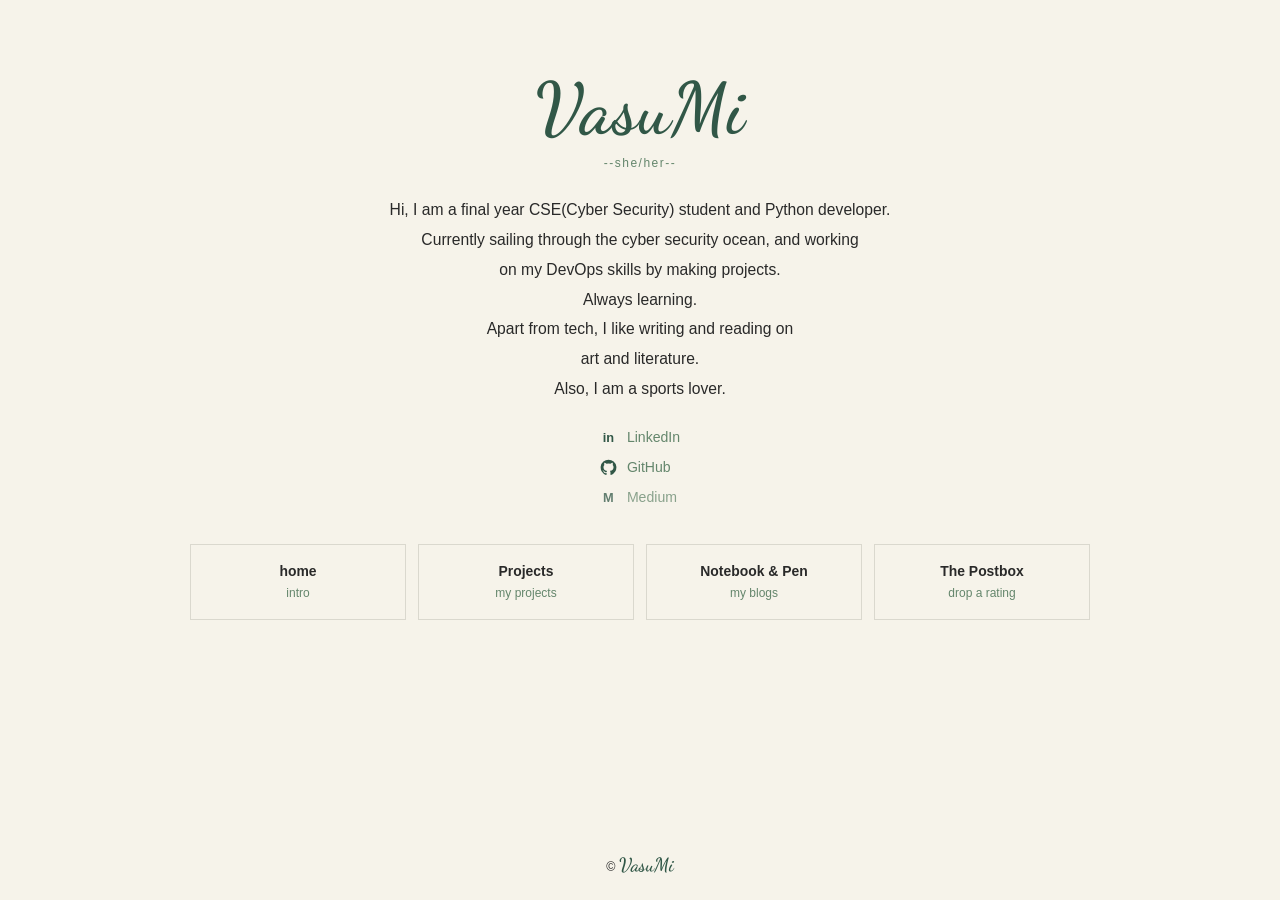
<file: templates/index.html>
<!DOCTYPE html>
<html lang="en">
<head>
    <meta charset="UTF-8">
    <meta name="viewport" content="width=device-width, initial-scale=1.0">

    <meta name="theme-color" content="#F6F3EA">
    <meta name="description" content="VasuMi — a personal space for technology, projects, writing, art, literature, and sports.">

    <title>VasuMi | Personal Website</title>

    <link rel="preconnect" href="https://fonts.googleapis.com">
    <link rel="preconnect" href="https://fonts.gstatic.com" crossorigin>
    <link href="https://fonts.googleapis.com/css2?family=Dancing+Script:wght@400;500;600;700&display=swap" rel="stylesheet">

    <link rel="stylesheet" href="/static/css/style.css">
    <link rel="icon" href="/static/images/favicon.svg" type="image/svg+xml">
</head>

<body>
    <main class="homepage" id="top">

        <!-- Introduction -->
        <section class="intro-section" aria-label="Introduction">

            <h1 class="site-name">VasuMi</h1>

            <p class="pronouns">--she/her--</p>

            <p class="intro-text">Hi, I am a final year CSE(Cyber Security) student and Python developer.
Currently sailing through the cyber security ocean, and working 
on my DevOps skills by making projects.
Always learning.
Apart from tech, I like writing and reading on
art and literature.
Also, I am a sports lover.</p>

            <!-- Social links -->
            <div class="social-links" aria-label="Social profiles">

                <a
                    href="https://www.linkedin.com/in/vasu-mishra-672297325"
                    target="_blank"
                    rel="noopener noreferrer"
                    aria-label="LinkedIn profile"
                >
                    <span class="social-icon" aria-hidden="true">in</span>
                    <span>LinkedIn</span>
                </a>

                <a
                    href="https://github.com/VasuMi"
                    target="_blank"
                    rel="noopener noreferrer"
                    aria-label="GitHub profile"
                >
                    <svg class="social-svg" viewBox="0 0 24 24"
                         fill="currentColor" aria-hidden="true">
                        <path d="M12 .9a11.1 11.1 0 0 0-3.51 21.63c.56.1.76-.24.76-.54v-2.1c-3.09.67-3.74-1.31-3.74-1.31-.5-1.28-1.23-1.62-1.23-1.62-1.01-.69.08-.68.08-.68 1.12.08 1.71 1.15 1.71 1.15.99 1.7 2.6 1.21 3.23.92.1-.72.39-1.21.71-1.49-2.47-.28-5.07-1.24-5.07-5.5 0-1.21.43-2.2 1.15-2.98-.12-.28-.5-1.42.11-2.95 0 0 .94-.3 3.05 1.14a10.6 10.6 0 0 1 5.55 0c2.11-1.44 3.05-1.14 3.05-1.14.61 1.53.23 2.67.11 2.95.72.78 1.15 1.77 1.15 2.98 0 4.27-2.61 5.22-5.09 5.49.4.35.76 1.02.76 2.06v3.08c0 .3.2.65.77.54A11.1 11.1 0 0 0 12 .9Z"/>
                    </svg>
                    <span>GitHub</span>
                </a>

                <!-- Add your Medium profile URL when ready -->
                <span class="social-link-placeholder" title="Medium profile to be added later">
                    <span class="medium-icon" aria-hidden="true">M</span>
                    <span>Medium</span>
                </span>

            </div>
        </section>

        <!-- Main navigation -->
        <nav class="navigation-grid" aria-label="Main sections">

            <a class="nav-box" href="#top">
                <span class="nav-title">home</span>
                <span class="nav-description">intro</span>
            </a>

            <a class="nav-box" href="/projects">
                <span class="nav-title">Projects</span>
                <span class="nav-description">my projects</span>
            </a>

            <a class="nav-box" href="/blog">
                <span class="nav-title">Notebook &amp; Pen</span>
                <span class="nav-description">my blogs</span>
            </a>

            <a class="nav-box" href="/postbox">
                <span class="nav-title">The Postbox</span>
                <span class="nav-description">drop a rating</span>
            </a>

        </nav>

        <!-- Footer -->
        <footer class="site-footer">
            © <span class="footer-brand">VasuMi</span>
        </footer>

    </main>

    <script src="/static/js/script.js"></script>
</body>
</html>
</file>
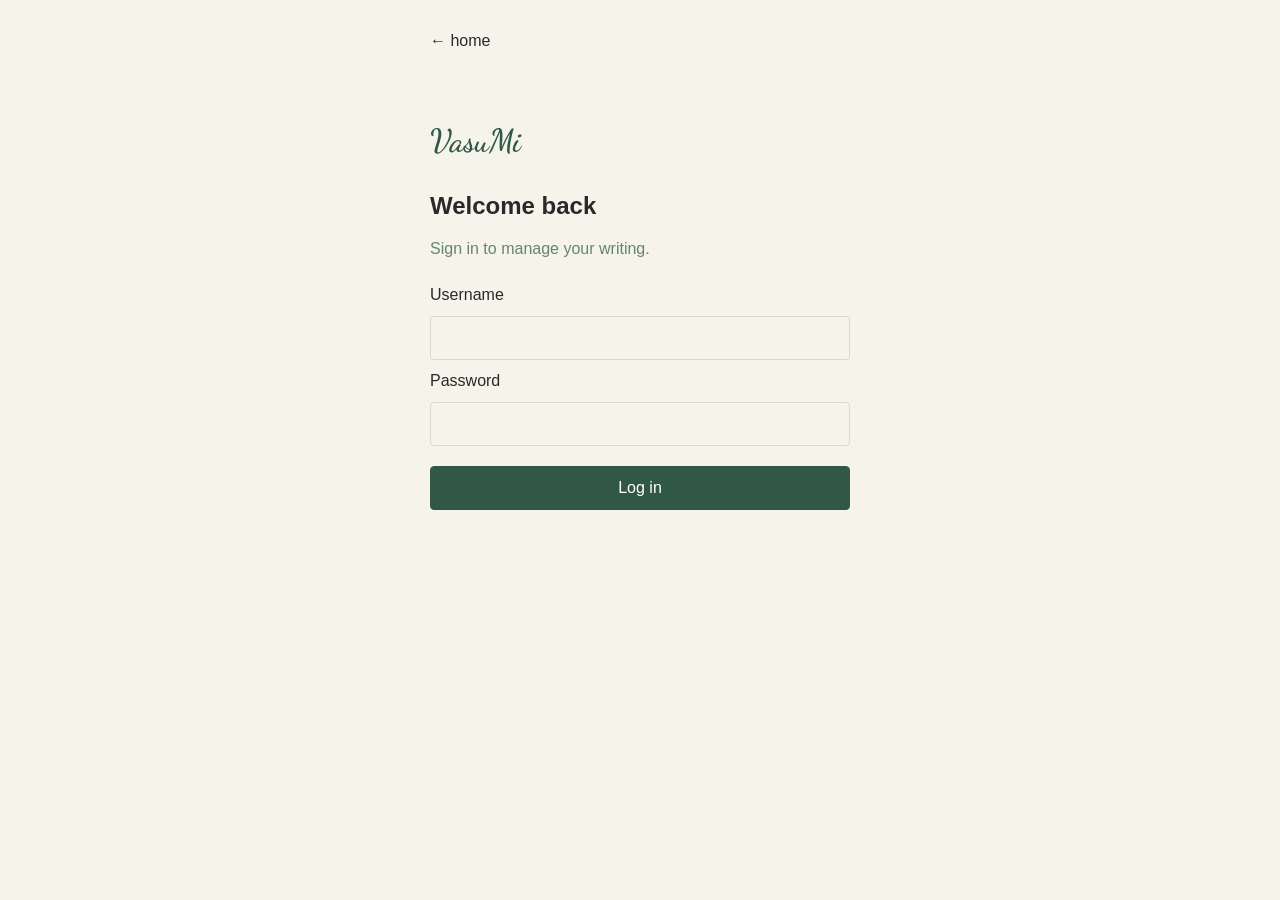
<file: templates/login.html>
<!DOCTYPE html>
<html lang="en">
<head>
    <meta charset="UTF-8">
    <meta name="viewport" content="width=device-width, initial-scale=1.0">
    <title>Admin Login | VasuMi</title>

    <link
        href="https://fonts.googleapis.com/css2?family=Dancing+Script:wght@400;500;600;700&display=swap"
        rel="stylesheet"
    >
    <link rel="stylesheet" href="/static/css/style.css">
</head>
<body>
    <main class="login-page">
        <a href="/" class="back-link">← home</a>

        <section class="login-card">
            <p class="footer-brand login-brand">VasuMi</p>
            <h1>Welcome back</h1>
            <p>Sign in to manage your writing.</p>

            <form id="login-form">
                <label for="username">Username</label>
                <input
                    id="username"
                    name="username"
                    type="text"
                    autocomplete="username"
                    required
                >

                <label for="password">Password</label>
                <input
                    id="password"
                    name="password"
                    type="password"
                    autocomplete="current-password"
                    required
                >

                <button type="submit">Log in</button>

                <p id="login-feedback" role="status" aria-live="polite"></p>
            </form>
        </section>
    </main>

    <script src="/static/js/login.js" defer></script>
</body>
</html>
</file>
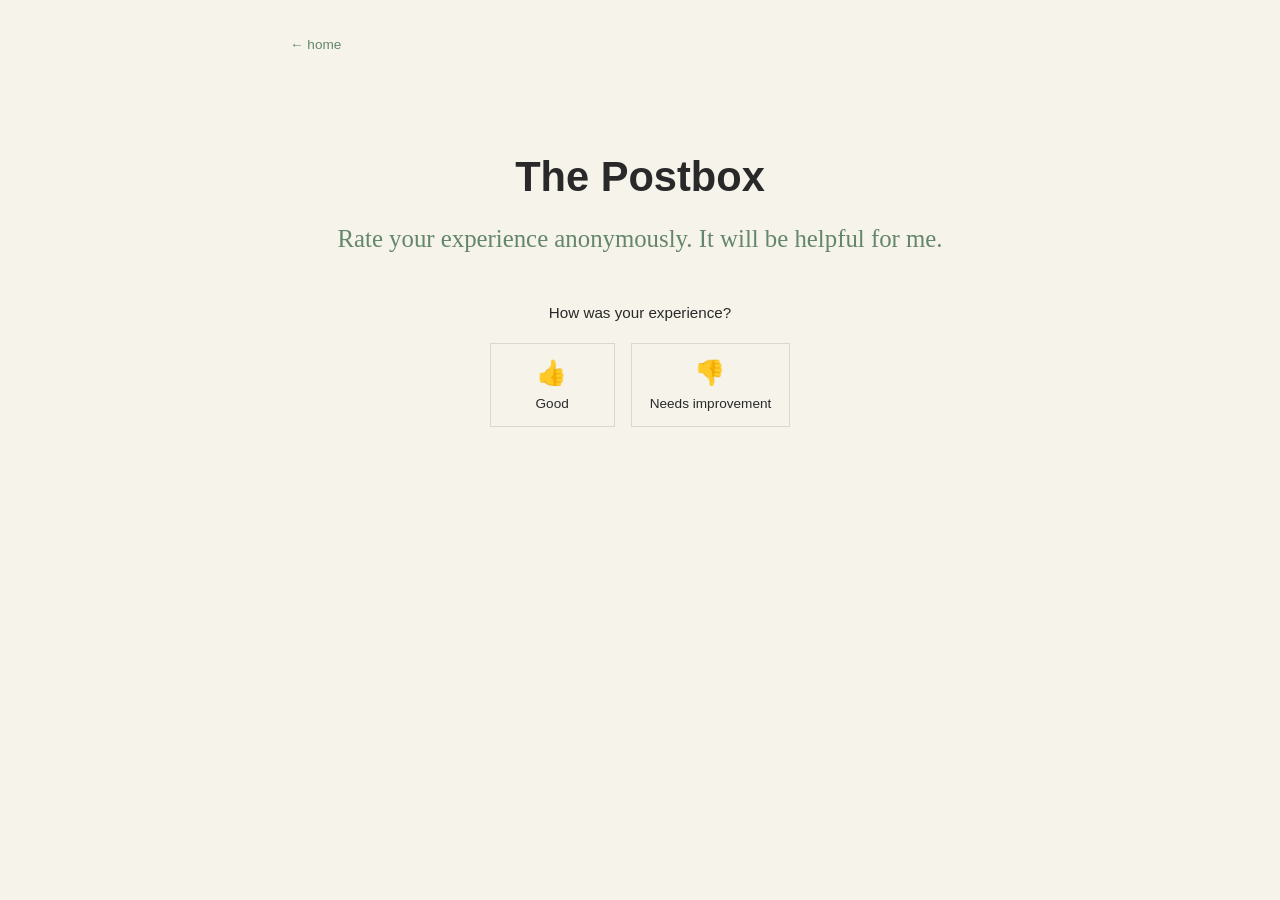
<file: templates/postbox.html>
<!DOCTYPE html>
<html lang="en">
<head>
    <meta charset="UTF-8">
    <meta name="viewport" content="width=device-width, initial-scale=1.0">
    <title>The Postbox | VasuMi</title>
    <link rel="stylesheet" href="/static/css/style.css">
</head>
<body>
    <main class="postbox-page">

        <a class="back-home" href="/">← home</a>

        <section class="postbox-content">
            <h1>The Postbox</h1>

            <p class="postbox-message">
                Rate your experience anonymously. It will be helpful for me.
            </p>

            <form class="rating-form" id="rating-form">
                <p class="rating-question">How was your experience?</p>

                <div class="rating-options">
                    <button type="button" class="rating-option" data-rating="up"
                            aria-pressed="false">
                        <span aria-hidden="true">👍</span>
                        <span>Good</span>
                    </button>

                    <button type="button" class="rating-option" data-rating="down"
                            aria-pressed="false">
                        <span aria-hidden="true">👎</span>
                        <span>Needs improvement</span>
                    </button>
                </div>

                <p class="rating-feedback" id="rating-feedback"
                   role="status" aria-live="polite"></p>
            </form>
        </section>

    </main>

    <script src="/static/js/script.js"></script>
</body>
</html>
</file>
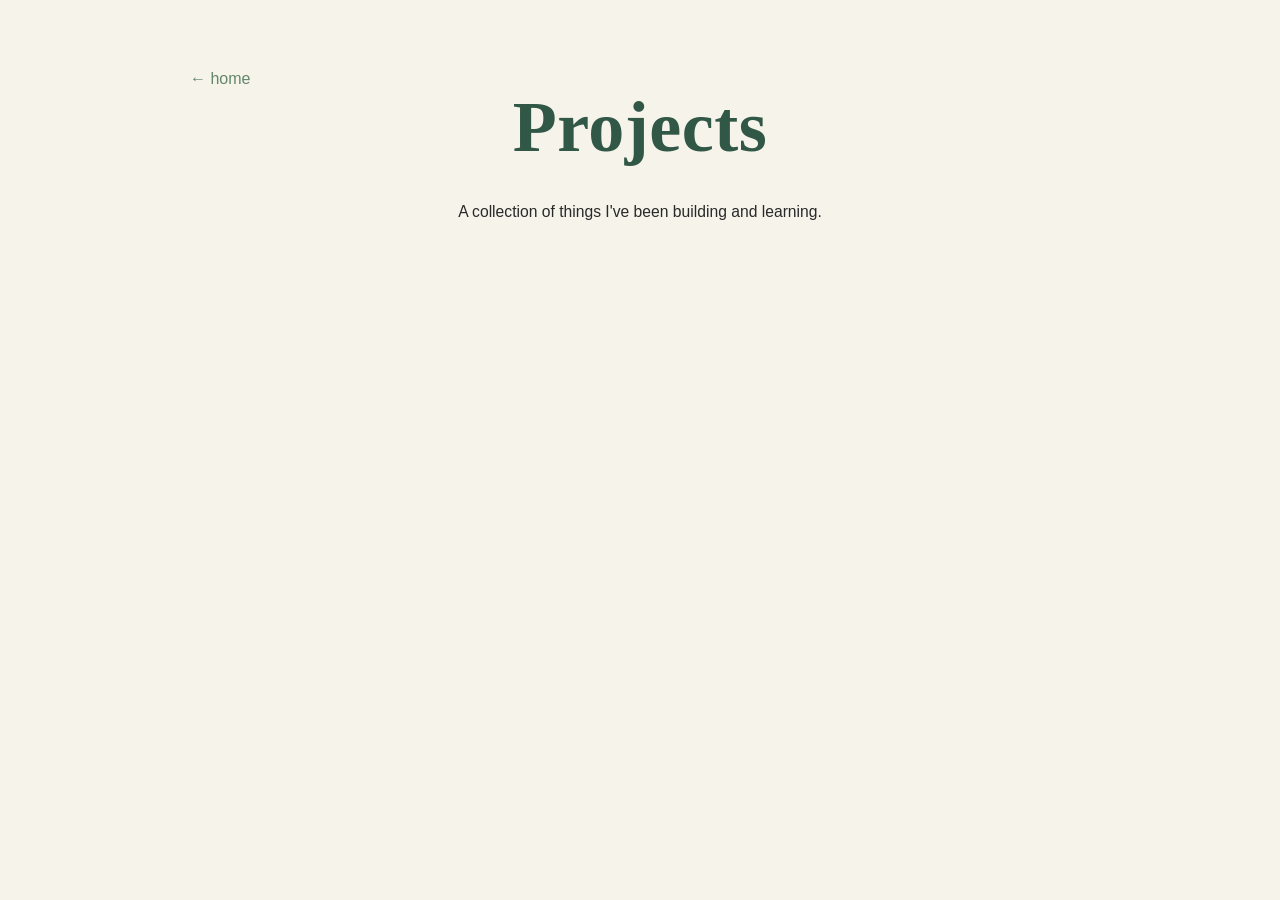
<file: templates/projects.html>
<!DOCTYPE html>
<html lang="en">
<head>
    <meta charset="UTF-8">
    <meta name="viewport" content="width=device-width, initial-scale=1.0">
    <title>Projects | VasuMi</title>
    <link rel="stylesheet" href="/static/css/style.css">
</head>
<body>
    <main class="homepage">
        <a href="/" style="align-self: flex-start; color: #64866C;">
            ← home
        </a>

        <section class="intro-section">
            <h1 class="site-name">Projects</h1>
            <p class="intro-text">
                A collection of things I've been building and learning.
            </p>
        </section>
    </main>
</body>
</html>
</file>
<file: static/css/style.css>
/* ---------- Global styles ---------- */

:root {
    --background: #F6F3EA;
    --text: #292929;
    --secondary: #64866C;
    --accent: #315747;
    --border: #DAD8CE;
}

* {
    box-sizing: border-box;
}

html {
    scroll-behavior: smooth;
}

body {
    margin: 0;
    min-height: 100vh;
    background-color: var(--background);
    color: var(--text);
    font-family: Arial, Helvetica, sans-serif;
    -webkit-font-smoothing: antialiased;
}

a {
    color: inherit;
    text-decoration: none;
}

/* ---------- Homepage layout ---------- */

.homepage {
    width: min(100% - 40px, 900px);
    min-height: 100vh;
    margin: 0 auto;
    padding: 70px 0 24px;

    display: flex;
    flex-direction: column;
    align-items: center;

    animation: fade-in 0.8s ease both;
}

/* ---------- Introduction ---------- */

.intro-section {
    width: 100%;
    display: flex;
    flex-direction: column;
    align-items: center;
    text-align: center;
}

.site-name {
    margin: 0;
    color: var(--accent);
    font-family: "Dancing Script", cursive;
    font-size: clamp(3.2rem, 8vw, 4.5rem);
    font-weight: 600;
    line-height: 1.1;
    letter-spacing: 0.5px;
}

.pronouns {
    margin: 7px 0 25px;
    color: var(--secondary);
    font-size: 0.75rem;
    font-weight: 400;
    letter-spacing: 1.5px;
}

.intro-text {
    max-width: 620px;
    margin: 0;
    color: var(--text);
    font-size: 0.98rem;
    line-height: 1.9;
    white-space: pre-line;
}

/* ---------- Social links ---------- */

.social-links {
    display: flex;
    flex-direction: column;
    align-items: flex-start;
    gap: 13px;
    margin-top: 25px;
}

.social-links a,
.social-link-placeholder {
    display: inline-flex;
    align-items: center;
    gap: 10px;
    color: var(--secondary);
    font-size: 0.88rem;
    transition: color 0.2s ease;
}

.social-links a:hover {
    color: var(--accent);
}

.social-icon,
.medium-icon {
    display: inline-flex;
    align-items: center;
    justify-content: center;
    width: 17px;
    height: 17px;
    color: var(--accent);
    font-weight: 700;
    font-size: 0.8rem;
}

.social-svg {
    width: 17px;
    height: 17px;
    color: var(--accent);
}

.social-link-placeholder {
    opacity: 0.75;
    cursor: default;
}

/* ---------- Navigation boxes ---------- */

.navigation-grid {
    width: 100%;
    display: grid;
    grid-template-columns: repeat(4, minmax(0, 1fr));
    gap: 12px;
    margin-top: 38px;
}

.nav-box {
    min-height: 76px;
    padding: 14px 8px;
    border: 1px solid var(--border);
    display: flex;
    flex-direction: column;
    justify-content: center;
    align-items: center;
    gap: 7px;
    text-align: center;

    transition: border-color 0.2s ease;
}

.nav-box:hover,
.nav-box:focus-visible {
    border-color: var(--secondary);
}

.nav-box:focus-visible,
.social-links a:focus-visible {
    outline: 2px solid var(--accent);
    outline-offset: 4px;
}

.nav-title {
    font-size: 0.87rem;
    font-weight: 600;
}

.nav-description {
    color: var(--secondary);
    font-size: 0.75rem;
    font-weight: 400;
}

/* ---------- Footer ---------- */

.site-footer {
    margin-top: auto;
    padding-top: 45px;
    color: var(--text);
    font-size: 0.78rem;
}

.footer-brand {
    color: var(--accent);
    font-family: "Dancing Script", cursive;
    font-size: 1.2rem;
    font-weight: 600;
}

/* ---------- Animation ---------- */

@keyframes fade-in {
    from {
        opacity: 0;
    }

    to {
        opacity: 1;
    }
}

@media (prefers-reduced-motion: reduce) {
    *,
    *::before,
    *::after {
        scroll-behavior: auto !important;
        animation: none !important;
        transition: none !important;
    }
}

/* ---------- Tablets and smaller screens ---------- */

@media (max-width: 700px) {
    .homepage {
        padding-top: 55px;
    }

    .navigation-grid {
        grid-template-columns: repeat(2, minmax(0, 1fr));
        gap: 10px;
        margin-top: 32px;
    }

    .nav-box {
        min-height: 72px;
    }
}

/* ---------- Mobile phones ---------- */

@media (max-width: 420px) {
    .homepage {
        width: calc(100% - 30px);
        padding-top: 42px;
    }

    .intro-text {
        font-size: 0.9rem;
        line-height: 1.85;
    }

    .pronouns {
        margin-bottom: 21px;
    }

    .navigation-grid {
        gap: 8px;
        margin-top: 28px;
    }

    .nav-box {
        padding: 12px 5px;
    }

    .nav-title {
        font-size: 0.8rem;
    }

    .nav-description {
        font-size: 0.7rem;
    }
}


/* ---------- Notebook & Pen ---------- */

.blog-page {
    width: min(100% - 40px, 700px);
    min-height: 100vh;
    margin: 0 auto;
    padding: 35px 0 45px;
    animation: fade-in 0.8s ease both;
}

.back-home {
    display: inline-block;
    color: var(--secondary);
    font-size: 0.85rem;
    transition: color 0.2s ease;
}

.back-home:hover {
    color: var(--accent);
}

.blog-header {
    margin: 65px 0 65px;
    text-align: center;
}

.blog-header h1 {
    margin: 0;
    font-size: clamp(2rem, 6vw, 2.6rem);
    font-weight: 600;
}

.blog-header p {
    margin: 14px 0 0;
    color: var(--secondary);
    font-family: "Dancing Script", cursive;
    font-size: clamp(1.15rem, 4vw, 1.5rem);
    line-height: 1.6;
}

.blog-archive h2 {
    margin: 0 0 22px;
    font-size: 1.2rem;
    font-weight: 600;
}

.blog-entry {
    padding: 18px 0;
    border-bottom: 1px solid var(--border);
}

.entry-date {
    margin-bottom: 8px;
    color: var(--secondary);
    font-size: 0.78rem;
}

.entry-title {
    margin: 0;
    font-size: 0.98rem;
    line-height: 1.7;
}

@media (max-width: 480px) {
    .blog-page {
        width: calc(100% - 30px);
    }

    .blog-header {
        margin: 55px 0;
    }
}

/* ---------- Individual blog article ---------- */

.article-page {
    width: min(100% - 40px, 760px);
    margin: 0 auto;
    padding: 35px 0 60px;
    animation: fade-in 0.8s ease both;
}

.article-content {
    width: min(100%, 620px);
    margin: 65px auto 0;
}

.article-header {
    margin-bottom: 35px;
}

.article-date {
    color: var(--secondary);
    font-size: 0.8rem;
}

.article-header h1 {
    margin: 14px 0 0;
    font-size: clamp(1.8rem, 5vw, 2.5rem);
    line-height: 1.3;
    font-weight: 600;
}

.article-body {
    font-size: 1rem;
    line-height: 1.9;
    overflow-wrap: anywhere;
}

.article-body p {
    margin: 0 0 22px;
}

.article-body h2,
.article-body h3 {
    margin-top: 35px;
    line-height: 1.4;
}

@media (max-width: 480px) {
    .article-page {
        width: calc(100% - 30px);
    }

    .article-content {
        margin-top: 45px;
    }
}

/* ---------- The Postbox ---------- */

.postbox-page {
    width: min(100% - 40px, 700px);
    min-height: 100vh;
    margin: 0 auto;
    padding: 35px 0 50px;
    animation: fade-in 0.8s ease both;
}

.postbox-content {
    margin-top: 100px;
    text-align: center;
}

.postbox-content h1 {
    margin: 0;
    font-size: clamp(2rem, 6vw, 2.6rem);
    font-weight: 600;
}

.postbox-message {
    margin: 18px auto 45px;
    color: var(--secondary);
    font-family: "Dancing Script", cursive;
    font-size: clamp(1.2rem, 4vw, 1.55rem);
    line-height: 1.6;
}

.rating-question {
    margin-bottom: 22px;
    font-size: 0.95rem;
}

.rating-options {
    display: flex;
    justify-content: center;
    flex-wrap: wrap;
    gap: 16px;
}

.rating-option {
    min-width: 125px;
    padding: 15px 18px;
    display: flex;
    flex-direction: column;
    align-items: center;
    gap: 9px;
    border: 1px solid var(--border);
    background: transparent;
    color: var(--text);
    font: inherit;
    font-size: 0.85rem;
    cursor: pointer;
    transition: border-color 0.2s ease, color 0.2s ease;
}

.rating-option:hover,
.rating-option[aria-pressed="true"] {
    border-color: var(--secondary);
    color: var(--accent);
}

.rating-option:focus-visible {
    outline: 2px solid var(--accent);
    outline-offset: 4px;
}

.rating-option span:first-child {
    font-size: 1.5rem;
}

.rating-feedback {
    min-height: 1.5em;
    margin-top: 22px;
    color: var(--secondary);
    font-size: 0.85rem;
}

@media (max-width: 480px) {
    .postbox-page {
        width: calc(100% - 30px);
    }

    .postbox-content {
        margin-top: 75px;
    }

    .rating-options {
        gap: 10px;
    }
}


/* Admin dashboard */

.admin-page {
    width: min(760px, 90%);
    margin: 0 auto;
    padding: 32px 0;
}

.admin-header {
    margin: 48px 0 36px;
}

.admin-header h1,
.admin-editor h2,
.admin-posts h2 {
    font-weight: 600;
}

.admin-header p {
    color: var(--secondary);
}

.admin-editor,
.admin-posts {
    margin-bottom: 40px;
}

.admin-editor form {
    display: grid;
    gap: 12px;
}

.admin-editor input[type="text"],
.admin-editor textarea {
    width: 100%;
    box-sizing: border-box;
    padding: 12px;
    border: 1px solid var(--border);
    border-radius: 4px;
    background: transparent;
    color: var(--text);
    font: inherit;
}

.admin-editor textarea {
    resize: vertical;
    line-height: 1.7;
}

.publish-option {
    display: flex;
    align-items: center;
    gap: 8px;
}

.admin-actions {
    display: flex;
    gap: 12px;
    flex-wrap: wrap;
}

.admin-actions button {
    padding: 10px 16px;
    border: 1px solid var(--accent);
    border-radius: 4px;
    background: var(--accent);
    color: white;
    font: inherit;
    cursor: pointer;
}

.admin-actions button:hover {
    opacity: 0.88;
}

.admin-actions button:focus-visible,
.admin-editor input:focus-visible,
.admin-editor textarea:focus-visible {
    outline: 2px solid var(--secondary);
    outline-offset: 3px;
}

.admin-post-item {
    padding: 16px 0;
    border-bottom: 1px solid var(--border);
}

.admin-post-item p {
    color: var(--secondary);
    font-size: 0.9rem;
}

@media (max-width: 600px) {
    .admin-header {
        margin-top: 32px;
    }
}


.admin-post-item button {
    margin-right: 8px;
    padding: 7px 12px;
    border: 1px solid var(--border);
    border-radius: 4px;
    background: transparent;
    color: var(--text);
    font: inherit;
    cursor: pointer;
}

.admin-post-item button:hover {
    border-color: var(--secondary);
}

.admin-post-item button:disabled {
    opacity: 0.5;
    cursor: not-allowed;
}



/* Admin login */

.login-page {
    width: min(420px, 90%);
    margin: 0 auto;
    padding: 32px 0;
}

.login-card {
    margin-top: 72px;
}

.login-brand {
    font-size: 2rem;
}

.login-card h1 {
    font-weight: 600;
}

.login-card > p:not(.login-brand) {
    color: var(--secondary);
}

.login-card form {
    display: grid;
    gap: 12px;
    margin-top: 28px;
}

.login-card input {
    width: 100%;
    box-sizing: border-box;
    padding: 12px;
    border: 1px solid var(--border);
    border-radius: 4px;
    background: transparent;
    color: var(--text);
    font: inherit;
}

.login-card button {
    margin-top: 8px;
    padding: 12px;
    border: 1px solid var(--accent);
    border-radius: 4px;
    background: var(--accent);
    color: white;
    font: inherit;
    cursor: pointer;
}

.login-card input:focus-visible,
.login-card button:focus-visible {
    outline: 2px solid var(--secondary);
    outline-offset: 3px;
}


.article-content {
    white-space: pre-wrap;
    overflow-wrap: anywhere;
    line-height: 1.8;
}
</file>
